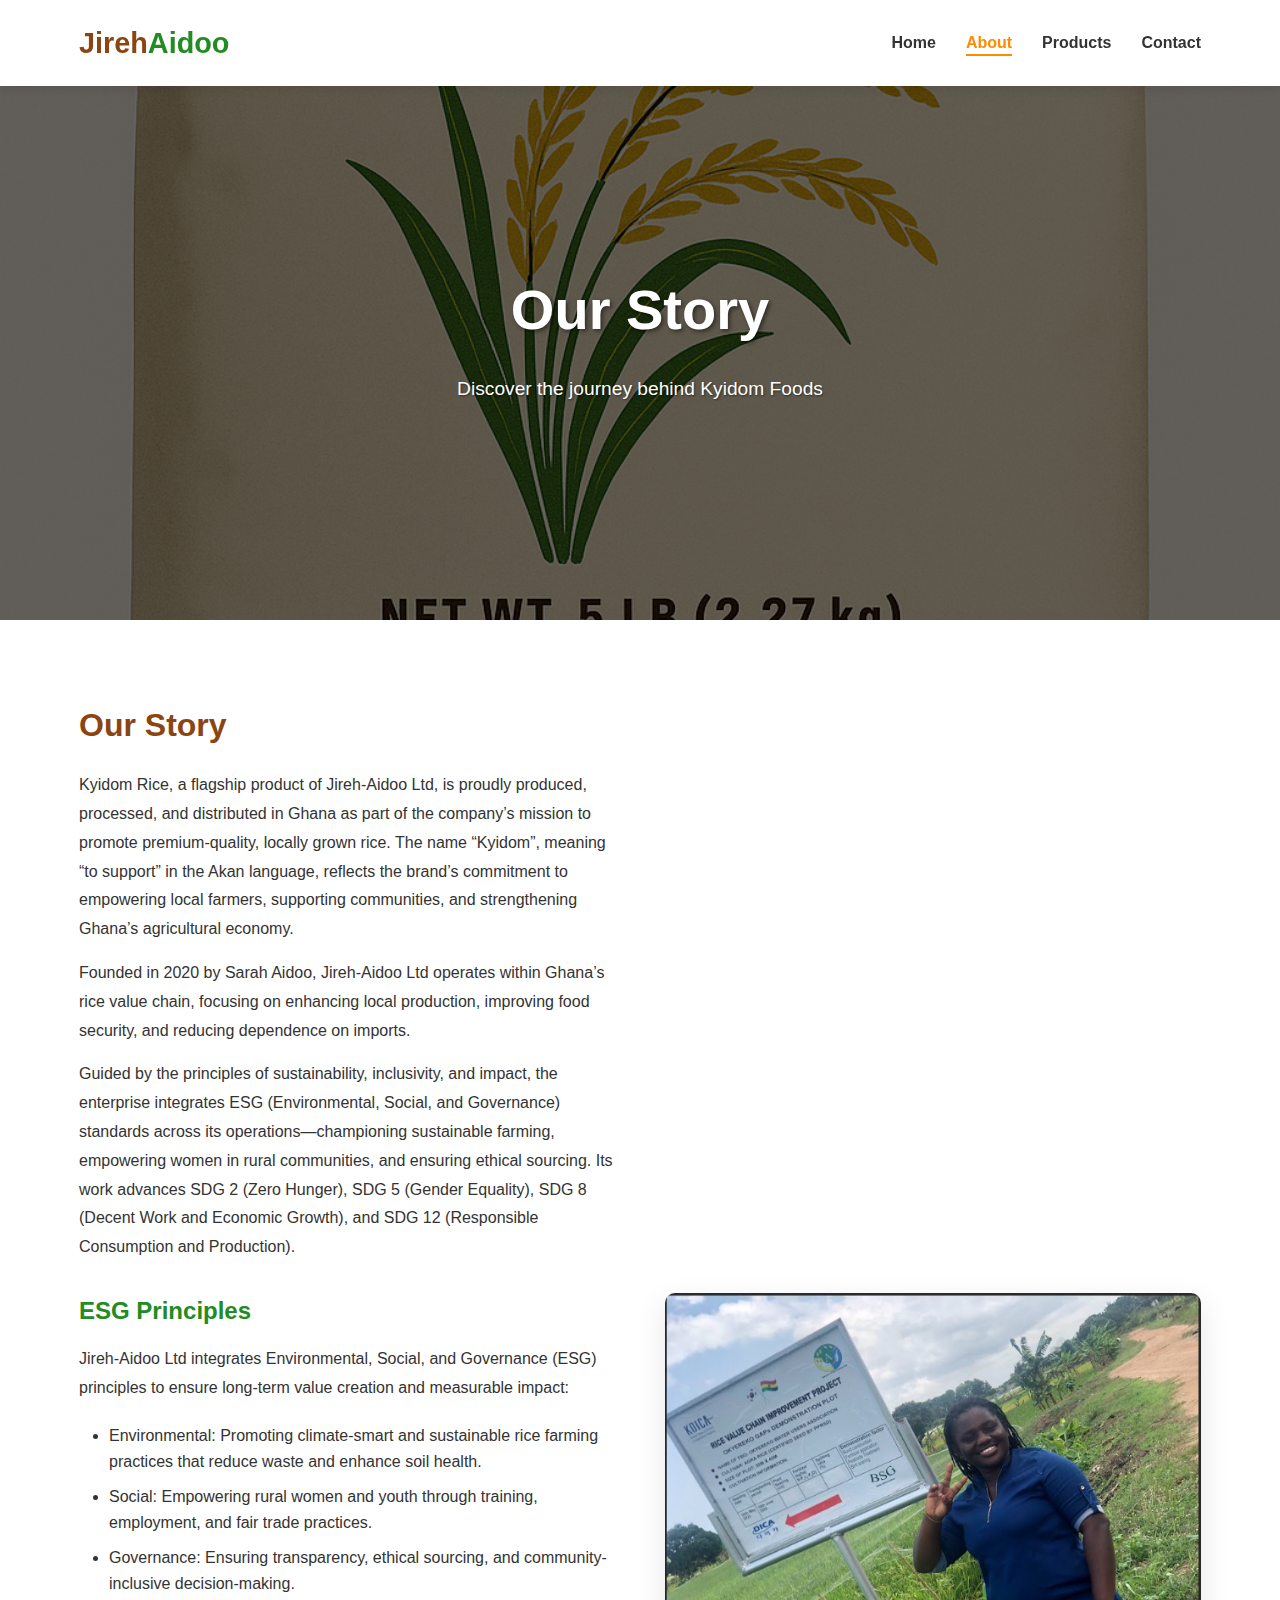
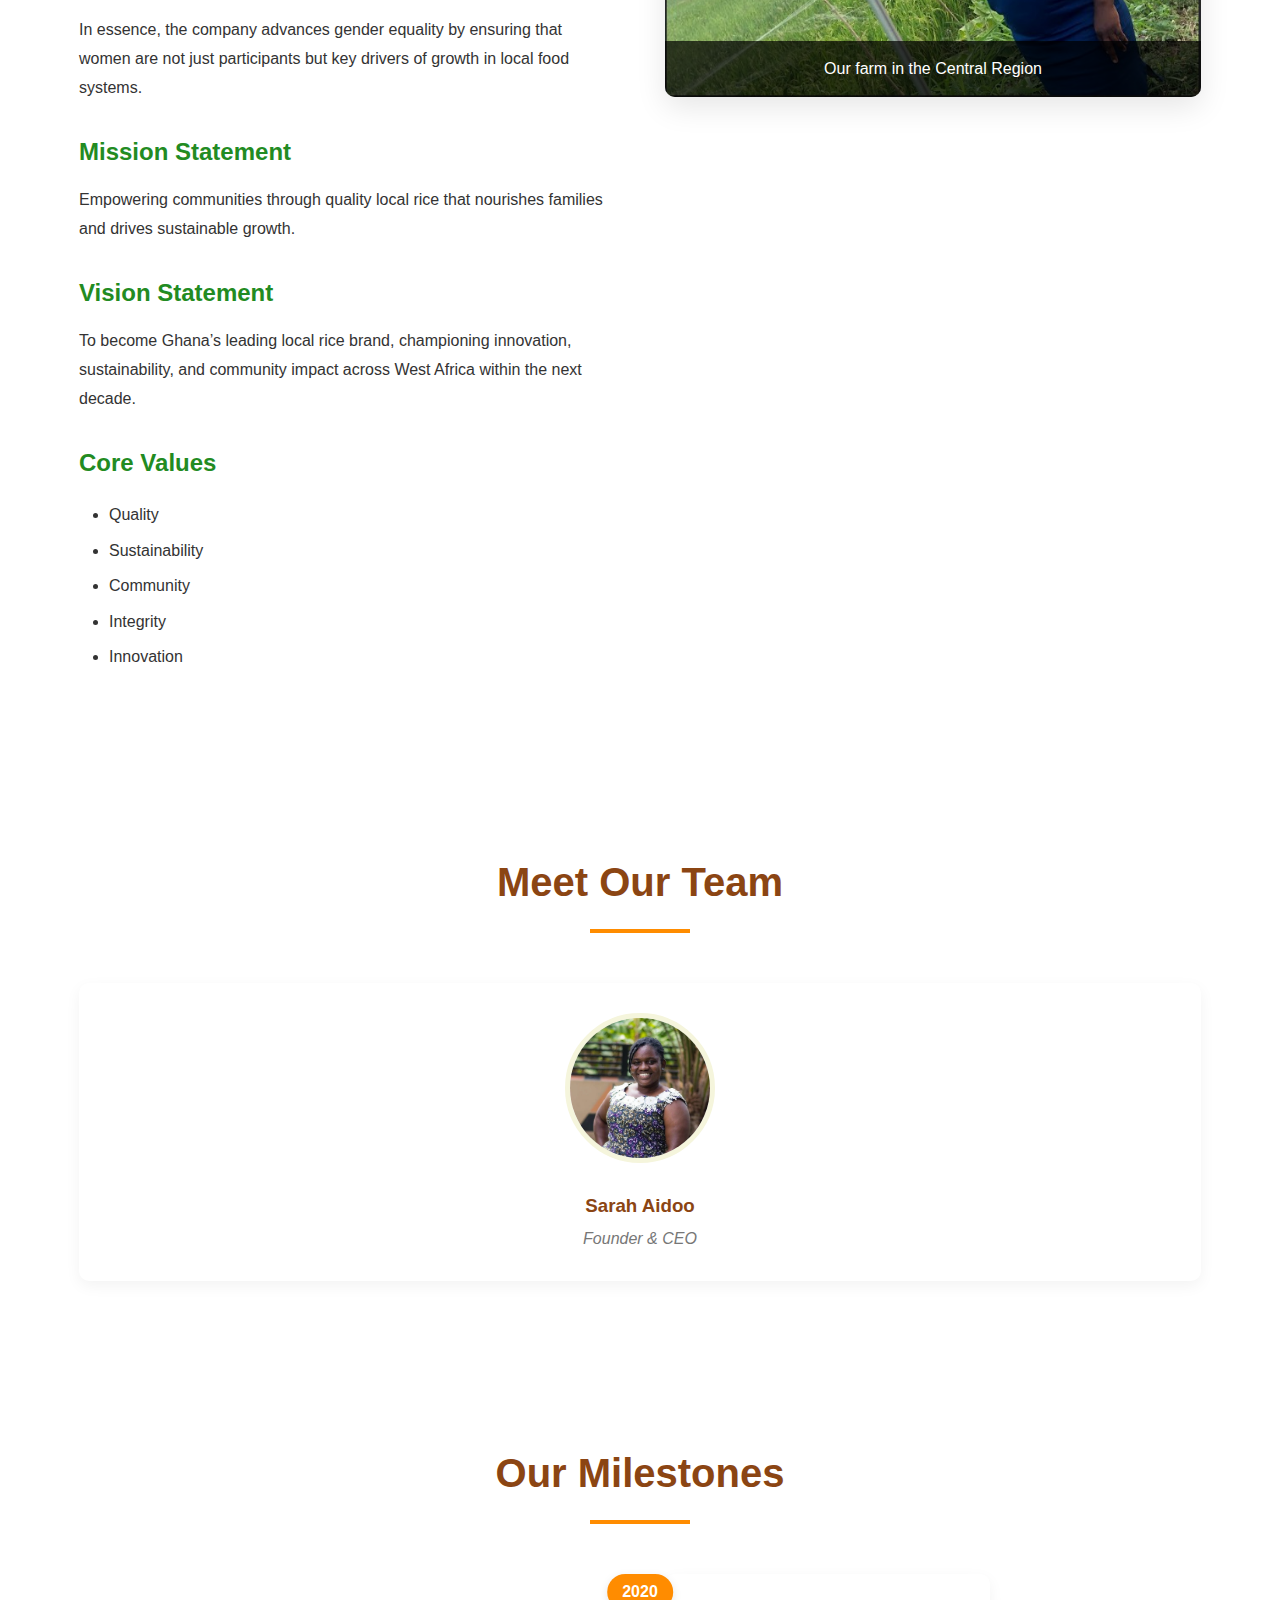
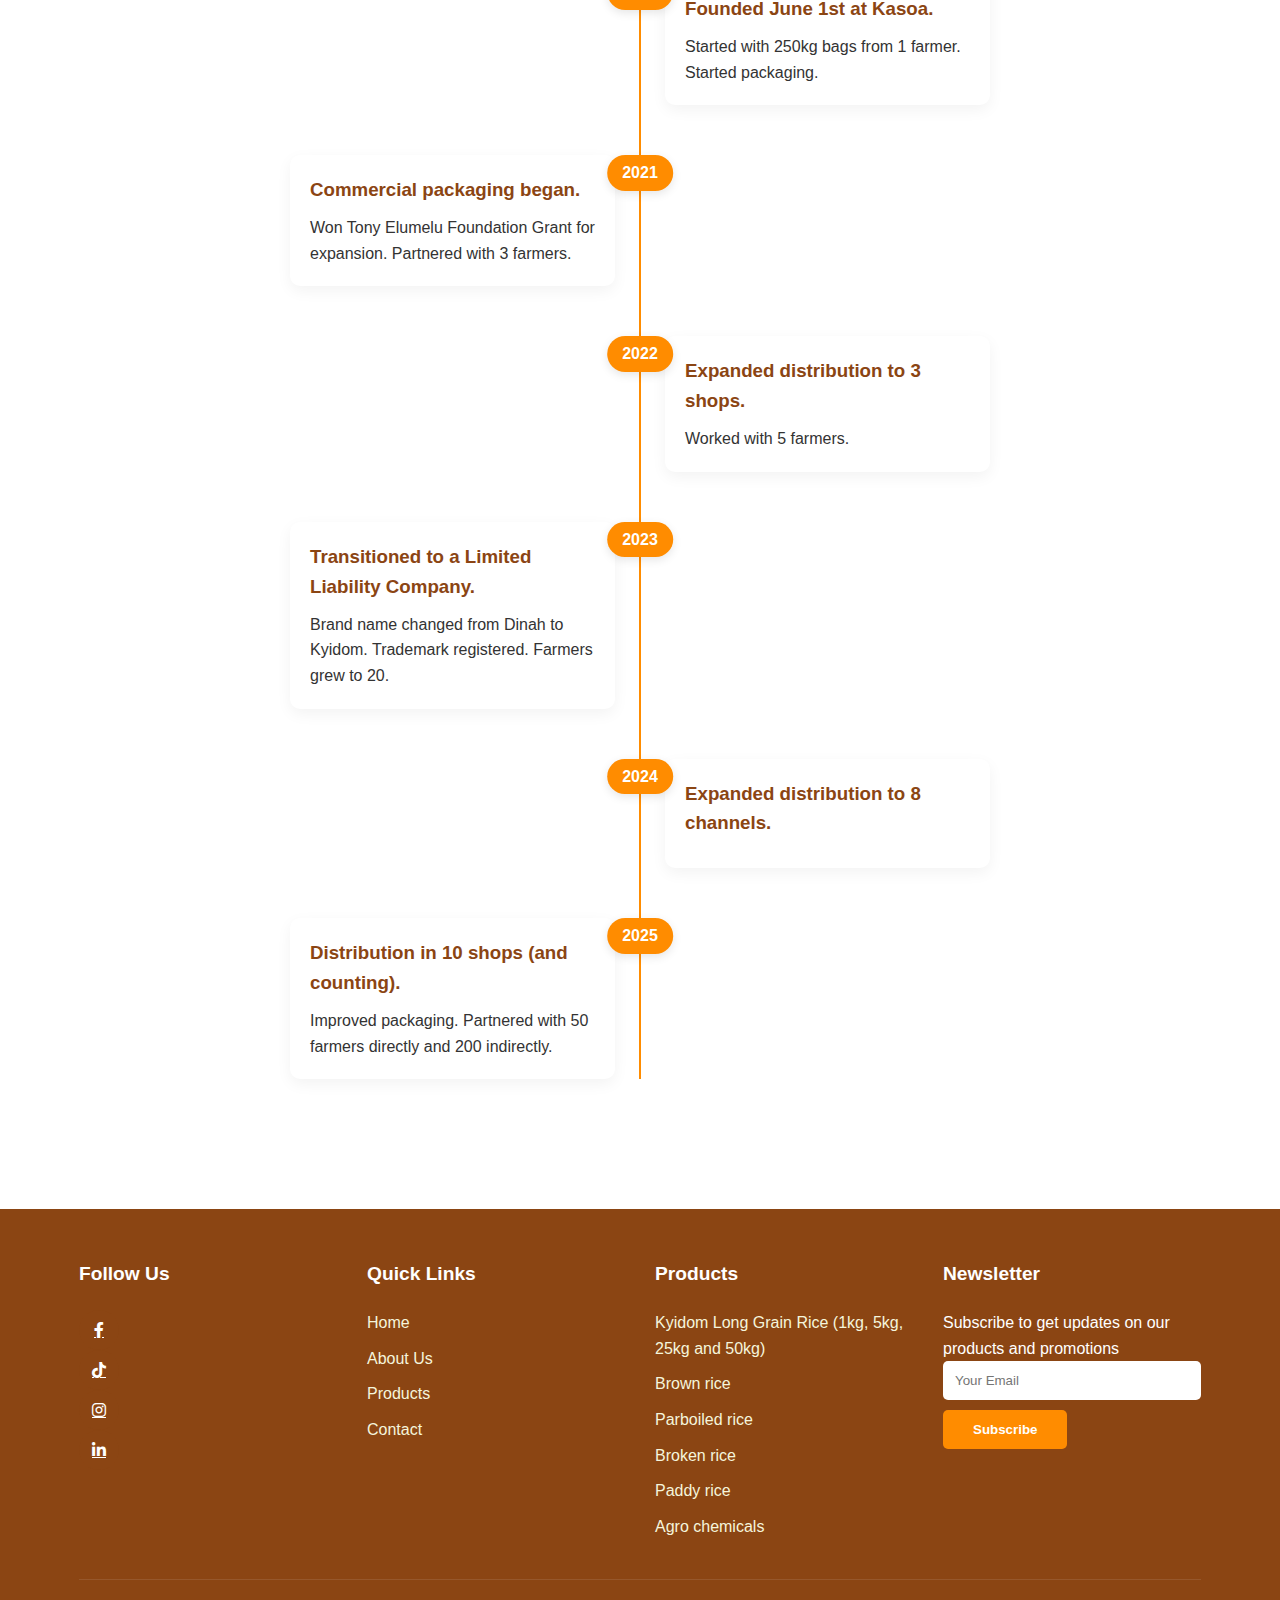
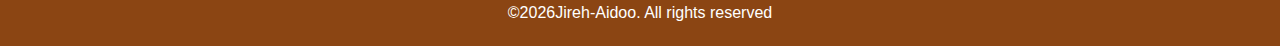
<file: about.html>
<!DOCTYPE html>
<html lang="en">

<head>
    <meta charset="UTF-8">
    <meta name="viewport" content="width=device-width, initial-scale=1.0">
    <title>About Us | Jireh-Aidoo Ltd – Producers of Kyidom Rice</title>
    <meta name="description"
        content="Learn about Jireh-Aidoo Ltd, the proud producers of Kyidom Rice. Our mission is to promote Ghanaian agriculture through high-quality, sustainable rice farming.">
    <meta name="robots" content="index, follow">
    <link rel="canonical" href="https://jirehaidoo.com/about.html">

    <!-- Open Graph -->
    <meta property="og:title" content="About Jireh-Aidoo Ltd">
    <meta property="og:description"
        content="Discover our story — Ghana’s trusted producers of Kyidom Rice. Dedicated to quality, sustainability, and community growth.">
    <meta property="og:image" content="https://jirehaidoo.com/images/about-banner.jpg">
    <meta property="og:url" content="https://jirehaidoo.com/about.html">
    <meta property="og:type" content="website">
    <meta name="theme-color" content="#3a913f">


    <!-- Favicons -->
    <link rel="apple-touch-icon" sizes="180x180" href="/images/favicon-180x180.png">
    <link rel="icon" type="image/png" sizes="32x32" href="/images/favicon-32x32 (1).png">
    <link rel="icon" type="image/png" sizes="16x16" href="/images/favicon-16x16.png">
    <link rel="manifest" href="/site.webmanifest">
    <link rel="shortcut icon" href="/images/favicon.ico" type="image/x-icon">
    <meta name="theme-color" content="#3a913f">


    <link rel="stylesheet" href="/css/style.css">
    <link rel="stylesheet" href="https://cdnjs.cloudflare.com/ajax/libs/font-awesome/6.0.0-beta3/css/all.min.css">
</head>

<body>
    <!-- Header -->
    <header>
        <div class="container">
            <nav class="navbar">
                <a href="/index.html" class="logo">Jireh<span>Aidoo</span></a>
                <ul class="nav-links">
                    <li><a href="/index.html">Home</a></li>
                    <li><a href="/about.html" class="active">About</a></li>
                    <li><a href="/products.html">Products</a></li>
                    <li><a href="/products.html">Contact</a></li>
                    <!-- <li><a href="/blog.html">blog</a></li> -->
                </ul>
                <div class="hamburger">
                    <i class="fas fa-bars"></i>
                </div>
            </nav>
        </div>
    </header>

    <!-- About Hero -->
    <section class="page-hero">
        <div class="container">
            <h1>Our Story</h1>
            <p>Discover the journey behind Kyidom Foods</p>
        </div>
    </section>

    <!-- About Content -->
    <section class="section about-content">
        <div class="container">
            <div class="about-grid">
                <div class="about-text">
                    <h2>Our Story</h2>
                    <p>Kyidom Rice, a flagship product of Jireh-Aidoo Ltd, is proudly produced, processed, and
                        distributed in Ghana as part of the company’s mission to promote premium-quality, locally grown
                        rice. The name “Kyidom”, meaning “to support” in the Akan language, reflects the brand’s
                        commitment to empowering local farmers, supporting communities, and strengthening Ghana’s
                        agricultural economy.
                    </p>

                    <p>Founded in 2020 by Sarah Aidoo, Jireh-Aidoo Ltd operates within Ghana’s rice value chain,
                        focusing on enhancing local production, improving food security, and reducing dependence on
                        imports.</p>

                    <p>Guided by the principles of sustainability, inclusivity, and impact, the enterprise integrates
                        ESG (Environmental, Social, and Governance) standards across its operations—championing
                        sustainable farming, empowering women in rural communities, and ensuring ethical sourcing. Its
                        work advances SDG 2 (Zero Hunger), SDG 5 (Gender Equality), SDG 8 (Decent Work and Economic
                        Growth), and SDG 12 (Responsible Consumption and Production).</p>

                    <h3>ESG Principles</h3>
                    <p>Jireh-Aidoo Ltd integrates Environmental, Social, and Governance (ESG) principles to ensure
                        long-term value creation and measurable impact:</p>
                    <ul>
                        <li>Environmental: Promoting climate-smart and sustainable rice farming practices that reduce
                            waste and enhance soil health.</li>
                        <li>Social: Empowering rural women and youth through training, employment, and fair trade
                            practices.</li>
                        <li>Governance: Ensuring transparency, ethical sourcing, and community-inclusive decision-making.</li>
                    </ul>
                    <p>In essence, the company advances gender equality by ensuring that women are not just participants
                        but key drivers of growth in local food systems.</p>

                    <!-- <h3>SDG 12 – Responsible Consumption and Production</h3>
                    <p>Jireh-Aidoo Ltd promotes sustainable and ethical production practices across its value chain.</p>
                    <ul>
                        <li>The company sources locally grown rice, reducing the carbon footprint associated with imported food and supporting a more sustainable food system.</li>
                        <li>It emphasizes minimal waste through efficient post-harvest handling, responsible packaging, and proper storage practices that preserve product quality and extend shelf life.</li>
                        <li>By advocating for the consumption of nutritious, locally produced rice, Jireh-Aidoo encourages responsible consumer choices that strengthen Ghana’s economy and food security</li>
                    </ul> -->

                    <h3>Mission Statement</h3>
                    <p>Empowering communities through quality local rice that nourishes families and drives sustainable
                        growth.</p>
                    <!-- <ul>
                        <li>Grown using sustainable farming practices</li>
                        <li>Hand-harvested at peak ripeness</li>
                        <li>Carefully cleaned and sorted to remove all impurities</li>
                        <li>Packaged in hygienic facilities</li>
                    </ul> -->

                    <h3>Vision Statement</h3>
                    <p>To become Ghana’s leading local rice brand, championing innovation, sustainability, and community
                        impact across West Africa within the next decade.</p>
                    <!-- <ul>
                        <li>Farmer education programs</li>
                        <li>Women's agricultural cooperatives</li>
                        <li>Youth farming initiatives</li>
                        <li>Community infrastructure projects</li>
                    </ul> -->

                    <h3>Core Values</h3>
                    <ul>
                        <li>Quality</li>
                        <li>Sustainability</li>
                        <li>Community</li>
                        <li>Integrity</li>
                        <li>Innovation</li>
                    </ul>
                </div>
                <div class="about-image">
                    <img src="/images/ky.jpg" alt="Kyidom foods Farmers">
                    <div class="image-caption">
                        <p>Our farm in the Central Region</p>
                    </div>
                </div>
            </div>
        </div>
    </section>

    <!-- Team Section -->
    <section class="section team">
        <div class="container">
            <h2 class="section-title">Meet Our Team</h2>
            <div class="team-grid">
                <div class="team-member">
                    <img src="/images/Sarah-ceo.jpg" alt="CEO">
                    <h3>Sarah Aidoo</h3>
                    <p>Founder & CEO</p>
                </div>
                <!-- <div class="team-member">
                    <img src="images/person.png" alt="Agricultural Director">
                    <h3>Ama Serwah</h3>
                    <p>Agricultural Director</p>
                </div>
                <div class="team-member">
                    <img src="images/person.png" alt="Operations Manager">
                    <h3>Yaw Boateng</h3>
                    <p>Operations Manager</p>
                </div> -->
            </div>
        </div>
    </section>

    <!-- Milestones Section -->
    <section class="section milestones">
        <div class="container">
            <h2 class="section-title">Our Milestones</h2>
            <div class="timeline">
                <div class="timeline-item">
                    <div class="timeline-year">2020</div>
                    <div class="timeline-content">
                        <h3>Founded June 1st at Kasoa.</h3>
                        <p>Started with 250kg bags from 1 farmer. Started packaging.</p>
                    </div>
                </div>
                <div class="timeline-item">
                    <div class="timeline-year">2021</div>
                    <div class="timeline-content">
                        <h3>Commercial packaging began.</h3>
                        <p>Won Tony Elumelu Foundation Grant for expansion. Partnered with 3 farmers.</p>
                    </div>
                </div>
                <div class="timeline-item">
                    <div class="timeline-year">2022</div>
                    <div class="timeline-content">
                        <h3>Expanded distribution to 3 shops.</h3>
                        <p>Worked with 5 farmers.</p>
                    </div>
                </div>
                <div class="timeline-item">
                    <div class="timeline-year">2023</div>
                    <div class="timeline-content">
                        <h3>Transitioned to a Limited Liability Company.</h3>
                        <p>Brand name changed from Dinah to Kyidom. Trademark registered. Farmers grew to 20.</p>
                    </div>
                </div>
                <div class="timeline-item">
                    <div class="timeline-year">2024</div>
                    <div class="timeline-content">
                        <h3>Expanded distribution to 8 channels.</h3>
                        <!-- <p>Now working with over 200 smallholder farmers</p> -->
                    </div>
                </div>
                <div class="timeline-item">
                    <div class="timeline-year">2025</div>
                    <div class="timeline-content">
                        <h3>Distribution in 10 shops (and counting).</h3>
                        <p>Improved packaging. Partnered with 50 farmers directly and 200 indirectly.</p>
                    </div>
                </div>
            </div>
        </div>
    </section>

    <!-- Footer -->
    <footer>
        <div class="container">
            <div class="footer-container">
                <div class="footer-col">
                    <h3>Follow Us</h3>
                    <a href="https://www.facebook.com/kyidomfoods?mibextid=ZbWKwL" class="social-link"><i
                            class="fab fa-facebook-f"></i></a>
                    <a href="http://tiktok.com/@kyidomfoods" class="social-link"><i class="fab fa-tiktok"></i></a>
                    <a href="https://www.instagram.com/kyidomfoods?igsh=MTZ0NjY2OHFjNG01" class="social-link"><i
                            class="fab fa-instagram"></i></a>
                    <a href="https://www.linkedin.com/company/jireh-aidoo-ltd/" class="social-link"><i
                            class="fab fa-linkedin-in"></i></a>
                </div>
                <div class="footer-col">
                    <h3>Quick Links</h3>
                    <ul class="footer-links">
                        <li><a href="/index.html">Home</a></li>
                        <li><a href="/about.html">About Us</a></li>
                        <li><a href="/products.html">Products</a></li>
                        <li><a href="/contact.html">Contact</a></li>
                    </ul>
                </div>
                <div class="footer-col">
                    <h3>Products</h3>
                    <ul class="footer-links">
                        <li><a href="/products.html">Kyidom Long Grain Rice (1kg, 5kg, 25kg and 50kg)</a></li>
                        <li><a href="/products.html">Brown rice</a></li>
                        <li><a href="/products.html">Parboiled rice</a></li>
                        <li><a href="/products.html">Broken rice</a></li>
                        <li><a href="/products.html">Paddy rice</a></li>
                        <li><a href="/products.html">Agro chemicals</a></li>
                    </ul>
                </div>
                <div class="footer-col">
                    <h3>Newsletter</h3>
                    <p>Subscribe to get updates on our products and promotions</p>
                    <form class="newsletter-form">
                        <input type="email" placeholder="Your Email" required>
                        <button type="submit" class="btn">Subscribe</button>
                    </form>
                </div>
            </div>
            <div class="copyright">
                <p>©<span id="year"></span>Jireh-Aidoo. All rights reserved</p>
            </div>
        </div>
    </footer>

    <script src="/js/main.js"></script>
</body>

</html>
</file>
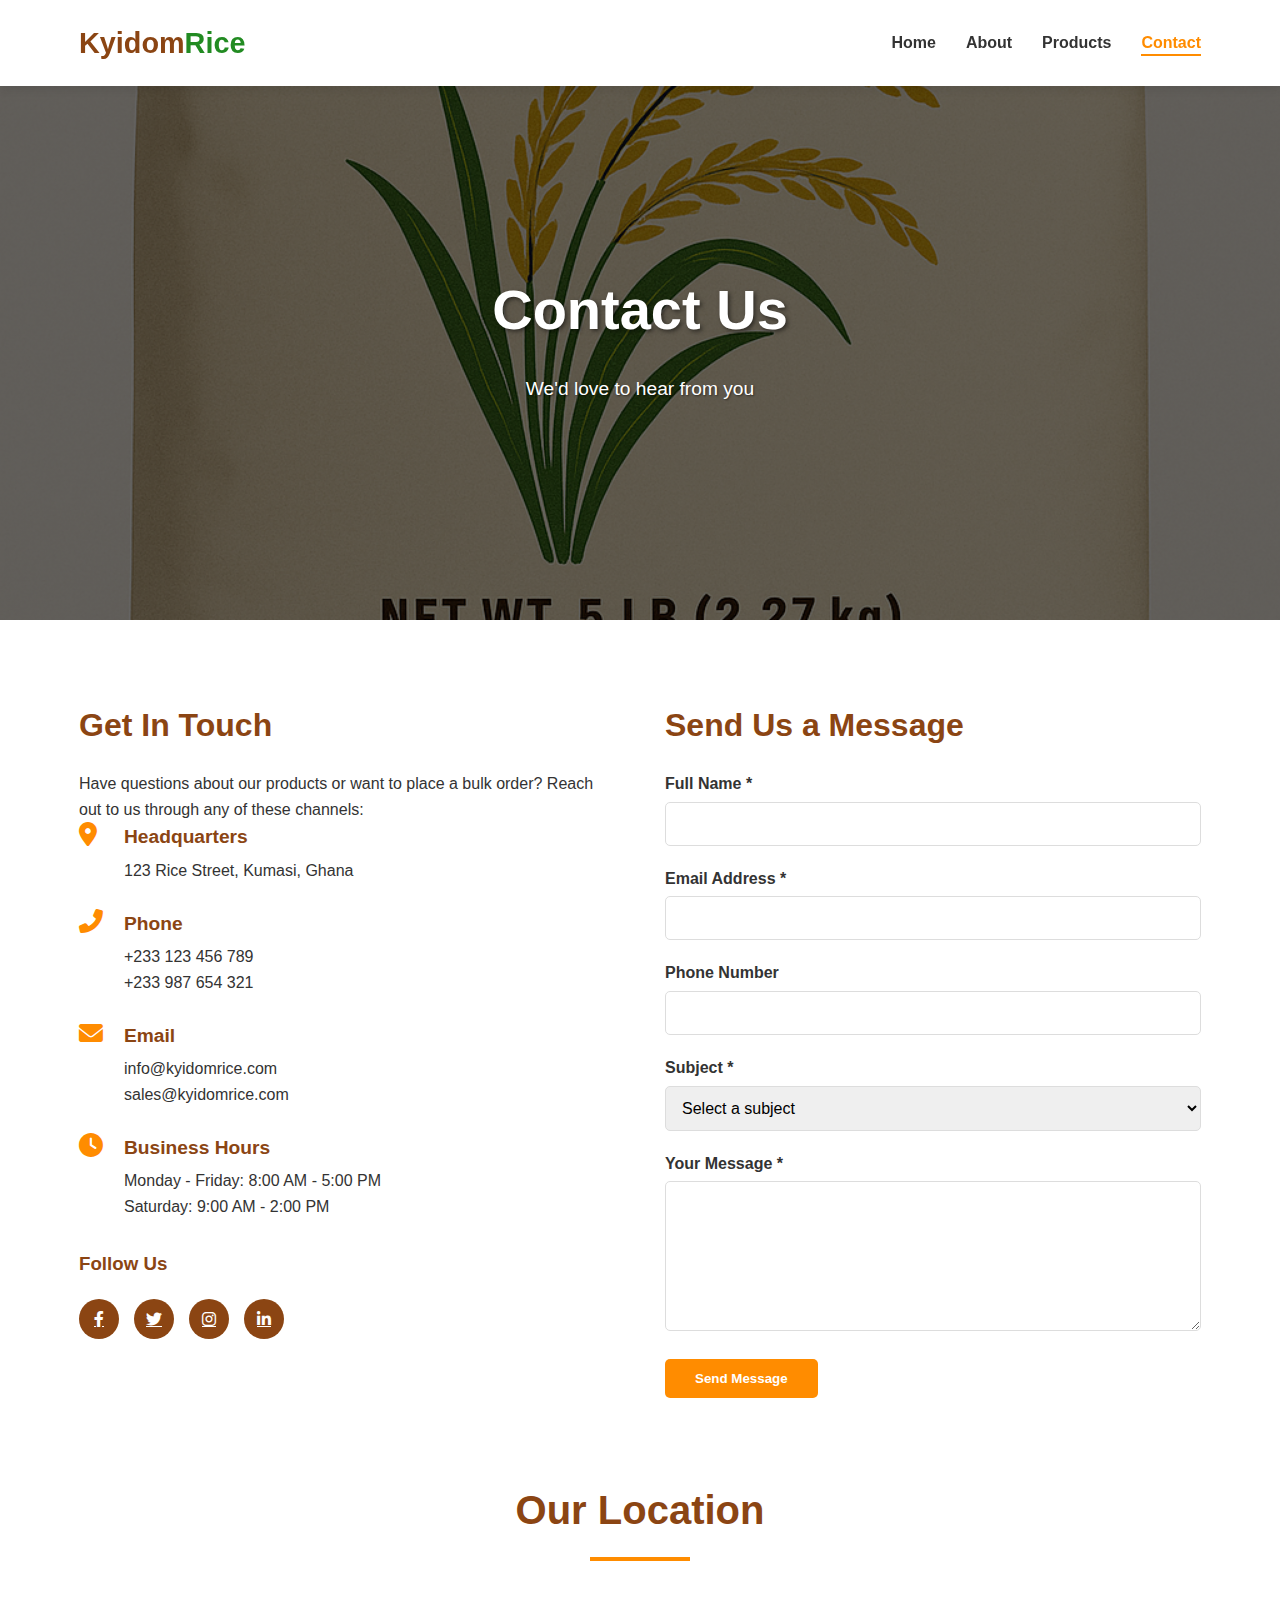
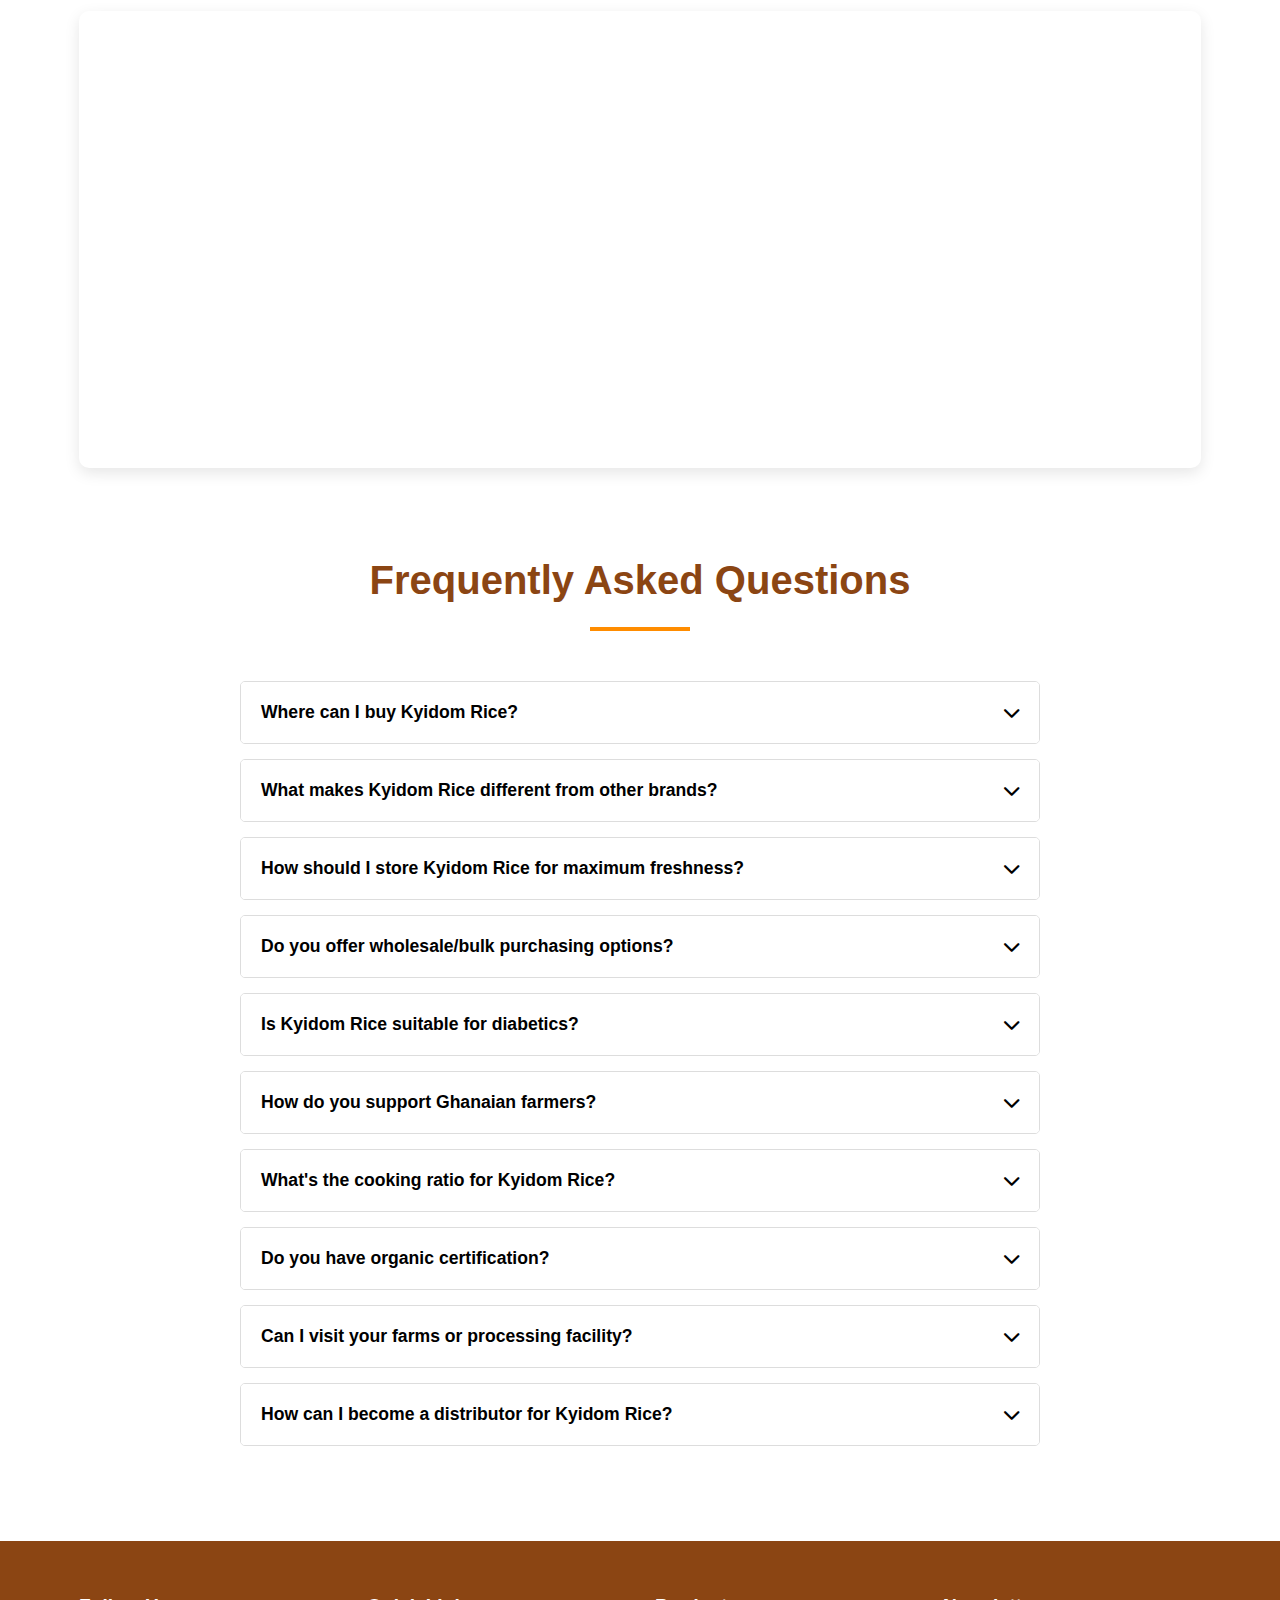
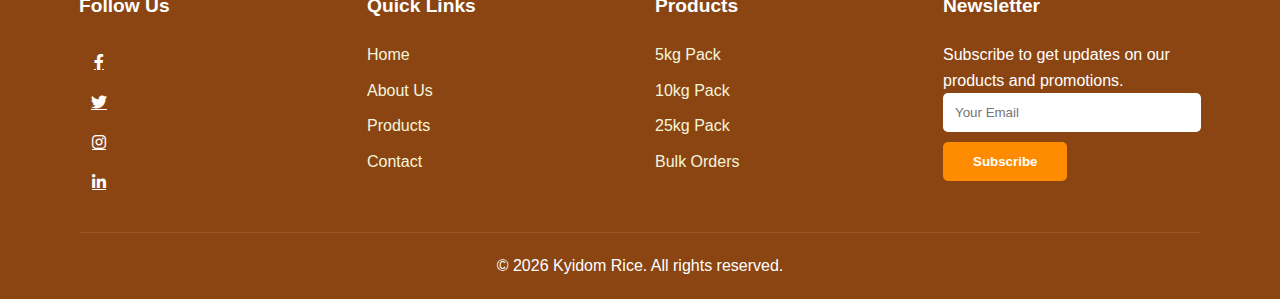
<file: contact.html>
<!DOCTYPE html>
<html lang="en">
<head>
    <meta charset="UTF-8">
    <meta name="viewport" content="width=device-width, initial-scale=1.0">
    <title>Contact Us - Kyidom Rice</title>
    <link rel="stylesheet" href="css/style.css">
    <link rel="stylesheet" href="https://cdnjs.cloudflare.com/ajax/libs/font-awesome/6.0.0-beta3/css/all.min.css">
</head>
<body>
    <!-- Header -->
    <header>
        <div class="container">
            <nav class="navbar">
                <a href="index.html" class="logo">Kyidom<span>Rice</span></a>
                <ul class="nav-links">
                    <li><a href="index.html">Home</a></li>
                    <li><a href="about.html">About</a></li>
                    <li><a href="products.html">Products</a></li>
                    <li><a href="contact.html" class="active">Contact</a></li>
                </ul>
                <div class="hamburger">
                    <i class="fas fa-bars"></i>
                </div>
            </nav>
        </div>
    </header>

    <!-- Contact Hero -->
    <section class="page-hero">
        <div class="container">
            <h1>Contact Us</h1>
            <p>We'd love to hear from you</p>
        </div>
    </section>

    <!-- Contact Section -->
    <section class="section contact-page">
        <div class="container">
            <div class="contact-container">
                <div class="contact-info">
                    <h2>Get In Touch</h2>
                    <p>Have questions about our products or want to place a bulk order? Reach out to us through any of these channels:</p>
                    
                    <div class="contact-details">
                        <div class="contact-item">
                            <i class="fas fa-map-marker-alt contact-icon"></i>
                            <div>
                                <h3>Headquarters</h3>
                                <p>123 Rice Street, Kumasi, Ghana</p>
                            </div>
                        </div>
                        <div class="contact-item">
                            <i class="fas fa-phone-alt contact-icon"></i>
                            <div>
                                <h3>Phone</h3>
                                <p>+233 123 456 789</p>
                                <p>+233 987 654 321</p>
                            </div>
                        </div>
                        <div class="contact-item">
                            <i class="fas fa-envelope contact-icon"></i>
                            <div>
                                <h3>Email</h3>
                                <p>info@kyidomrice.com</p>
                                <p>sales@kyidomrice.com</p>
                            </div>
                        </div>
                        <div class="contact-item">
                            <i class="fas fa-clock contact-icon"></i>
                            <div>
                                <h3>Business Hours</h3>
                                <p>Monday - Friday: 8:00 AM - 5:00 PM</p>
                                <p>Saturday: 9:00 AM - 2:00 PM</p>
                            </div>
                        </div>
                    </div>
                    
                    <h3>Follow Us</h3>
                    <div class="social-links">
                        <a href="#" class="social-link"><i class="fab fa-facebook-f"></i></a>
                        <a href="#" class="social-link"><i class="fab fa-twitter"></i></a>
                        <a href="#" class="social-link"><i class="fab fa-instagram"></i></a>
                        <a href="#" class="social-link"><i class="fab fa-linkedin-in"></i></a>
                    </div>
                </div>
                
                <div class="contact-form">
                    <h2>Send Us a Message</h2>
                    <form id="contactForm">
                        <div class="form-group">
                            <label for="name">Full Name *</label>
                            <input type="text" id="name" name="name" required>
                        </div>
                        <div class="form-group">
                            <label for="email">Email Address *</label>
                            <input type="email" id="email" name="email" required>
                        </div>
                        <div class="form-group">
                            <label for="phone">Phone Number</label>
                            <input type="tel" id="phone" name="phone">
                        </div>
                        <div class="form-group">
                            <label for="subject">Subject *</label>
                            <select id="subject" name="subject" required>
                                <option value="">Select a subject</option>
                                <option value="general">General Inquiry</option>
                                <option value="product">Product Questions</option>
                                <option value="order">Order Inquiry</option>
                                <option value="wholesale">Wholesale/Bulk Orders</option>
                                <option value="partnership">Partnership Opportunities</option>
                            </select>
                        </div>
                        <div class="form-group">
                            <label for="message">Your Message *</label>
                            <textarea id="message" name="message" rows="5" required></textarea>
                        </div>
                        <button type="submit" class="btn">Send Message</button>
                    </form>
                </div>
            </div>
        </div>
    </section>

    <!-- Map Section -->
    <section class="map-section">
        <div class="container">
            <h2 class="section-title">Our Location</h2>
            <div class="map-container">
                <iframe src="https://www.google.com/maps/embed?pb=!1m18!1m12!1m3!1d3963.952912260219!2d-1.6292433!3d6.465319999999999!2m3!1f0!2f0!3f0!3m2!1i1024!2i768!4f13.1!3m3!1m2!1s0xfdb93e59a4e4c49%3A0x829c711d7b65e682!2sKumasi!5e0!3m2!1sen!2sgh!4v1620000000000!5m2!1sen!2sgh" width="100%" height="450" style="border:0;" allowfullscreen="" loading="lazy"></iframe>
            </div>
        </div>
    </section>

    <!-- FAQ Section -->
    <section class="section faq">
    <div class="container">
        <h2 class="section-title">Frequently Asked Questions</h2>
        <div class="faq-container">
            <!-- Existing FAQ Item -->
            <div class="faq-item">
                <button class="faq-question">
                    Where can I buy Kyidom Rice?
                    <i class="fas fa-chevron-down"></i>
                </button>
                <div class="faq-answer">
                    <p>Kyidom Rice is available in major supermarkets across Ghana including Shoprite, Melcom, and MaxMart. You can also purchase directly from us through our contact channels for bulk orders (10kg+). For our diaspora customers, we're currently available through select African grocery stores in the UK, US, and Canada.</p>
                </div>
            </div>

            <!-- New FAQ Items -->
            <div class="faq-item">
                <button class="faq-question">
                    What makes Kyidom Rice different from other brands?
                    <i class="fas fa-chevron-down"></i>
                </button>
                <div class="faq-answer">
                    <p>Kyidom Rice stands out through our triple guarantee: 100% stone-free, locally grown by Ghanaian farmers, and hygienically processed. Unlike imported rice, we maintain full control of our supply chain from farm to package, ensuring superior quality while supporting local agriculture. Our rice is also specially cleaned to preserve its natural nutrients and flavor.</p>
                </div>
            </div>

            <div class="faq-item">
                <button class="faq-question">
                    How should I store Kyidom Rice for maximum freshness?
                    <i class="fas fa-chevron-down"></i>
                </button>
                <div class="faq-answer">
                    <p>For best results, store unopened packages in a cool, dry place away from direct sunlight. After opening, transfer rice to an airtight container and keep in your pantry. In Ghana's humid climate, you may add a few dried bay leaves to prevent insects. Properly stored, our rice maintains optimal quality for up to 12 months.</p>
                </div>
            </div>

            <div class="faq-item">
                <button class="faq-question">
                    Do you offer wholesale/bulk purchasing options?
                    <i class="fas fa-chevron-down"></i>
                </button>
                <div class="faq-answer">
                    <p>Yes! We offer special wholesale pricing for restaurants, caterers, and retailers purchasing 25kg bags or larger. Bulk orders receive additional benefits including free delivery within Greater Accra, flexible payment terms, and customized packaging options. Contact our sales team via phone or the contact form for wholesale inquiries.</p>
                </div>
            </div>

            <div class="faq-item">
                <button class="faq-question">
                    Is Kyidom Rice suitable for diabetics?
                    <i class="fas fa-chevron-down"></i>
                </button>
                <div class="faq-answer">
                    <p>While Kyidom Rice is a natural, unprocessed carbohydrate, we offer a special low-GI (Glycemic Index) variety that's more suitable for diabetics when consumed in moderation. This variety undergoes minimal processing to retain more fiber, resulting in slower glucose absorption. As with any dietary concern, we recommend consulting your nutritionist.</p>
                </div>
            </div>

            <div class="faq-item">
                <button class="faq-question">
                    How do you support Ghanaian farmers?
                    <i class="fas fa-chevron-down"></i>
                </button>
                <div class="faq-answer">
                    <p>We partner directly with over 200 smallholder farmers across Ghana through our "Paddy to Plate" program. This includes:<br>
                    - Paying 15-20% above market prices<br>
                    - Providing free agricultural training<br>
                    - Offering interest-free equipment loans<br>
                    - Funding community projects in farming villages<br>
                    5% of all profits are reinvested in farmer development initiatives.</p>
                </div>
            </div>

            <div class="faq-item">
                <button class="faq-question">
                    What's the cooking ratio for Kyidom Rice?
                    <i class="fas fa-chevron-down"></i>
                </button>
                <div class="faq-answer">
                    <p>For perfect results every time, use a 1:2 rice-to-water ratio (1 cup rice to 2 cups water). Bring to a boil, then simmer covered for 15-18 minutes. For fluffier rice, let it rest for 5 minutes after cooking before serving. These instructions apply to our standard white rice - our parboiled variety may require slightly more water and cooking time.</p>
                </div>
            </div>

            <div class="faq-item">
                <button class="faq-question">
                    Do you have organic certification?
                    <i class="fas fa-chevron-down"></i>
                </button>
                <div class="faq-answer">
                    <p>Currently, 60% of our rice is grown using organic practices, though we're in the process of obtaining full organic certification from the Ghana Organic Agriculture Network. Our farmers use natural pest control methods and organic fertilizers. We intentionally avoid harmful pesticides and chemicals in all our rice production.</p>
                </div>
            </div>

            <div class="faq-item">
                <button class="faq-question">
                    Can I visit your farms or processing facility?
                    <i class="fas fa-chevron-down"></i>
                </button>
                <div class="faq-answer">
                    <p>We welcome visitors by appointment! We offer monthly "Farm to Table" tours where you can see our operations firsthand, meet the farmers, and learn about rice production. Tours include transportation from Accra, lunch featuring Kyidom Rice dishes, and a complimentary sample pack. Contact us at least 2 weeks in advance to schedule.</p>
                </div>
            </div>

            <div class="faq-item">
                <button class="faq-question">
                    How can I become a distributor for Kyidom Rice?
                    <i class="fas fa-chevron-down"></i>
                </button>
                <div class="faq-answer">
                    <p>We're always looking to expand our distribution network. Potential distributors should have:<br>
                    - Existing retail channels in Ghana or internationally<br>
                    - Proper storage facilities<br>
                    - Business registration documents<br>
                    Submit your application through our website's contact form with "Distribution Inquiry" as the subject. Our team will contact you within 3 business days with our distributor requirements and benefits package.</p>
                </div>
            </div>
        </div>
    </div>
</section>

    <!-- Footer -->
   <footer>
        <div class="container">
            <div class="footer-container">
                <div class="footer-col">
                    <h3>Follow Us</h3>
                    <a href="#" class="social-link"><i class="fab fa-facebook-f"></i></a>
                    <a href="#" class="social-link"><i class="fab fa-twitter"></i></a>
                    <a href="#" class="social-link"><i class="fab fa-instagram"></i></a>
                    <a href="#" class="social-link"><i class="fab fa-linkedin-in"></i></a>
                </div>
                <div class="footer-col">
                    <h3>Quick Links</h3>
                    <ul class="footer-links">
                        <li><a href="#home">Home</a></li>
                        <li><a href="#about">About Us</a></li>
                        <li><a href="#products">Products</a></li>
                        <li><a href="#contact">Contact</a></li>
                    </ul>
                </div>
                <div class="footer-col">
                    <h3>Products</h3>
                    <ul class="footer-links">
                        <li><a href="#">5kg Pack</a></li>
                        <li><a href="#">10kg Pack</a></li>
                        <li><a href="#">25kg Pack</a></li>
                        <li><a href="#">Bulk Orders</a></li>
                    </ul>
                </div>
                <div class="footer-col">
                    <h3>Newsletter</h3>
                    <p>Subscribe to get updates on our products and promotions.</p>
                    <form class="newsletter-form">
                        <input type="email" placeholder="Your Email" required>
                        <button type="submit" class="btn">Subscribe</button>
                    </form>
                </div>
            </div>
            <div class="copyright">
                <p>© <span id="year"></span> Kyidom Rice. All rights reserved.</p>
            </div>
        </div>
    </footer>

    <script src="js/main.js"></script>
</body>
</html>
</file>
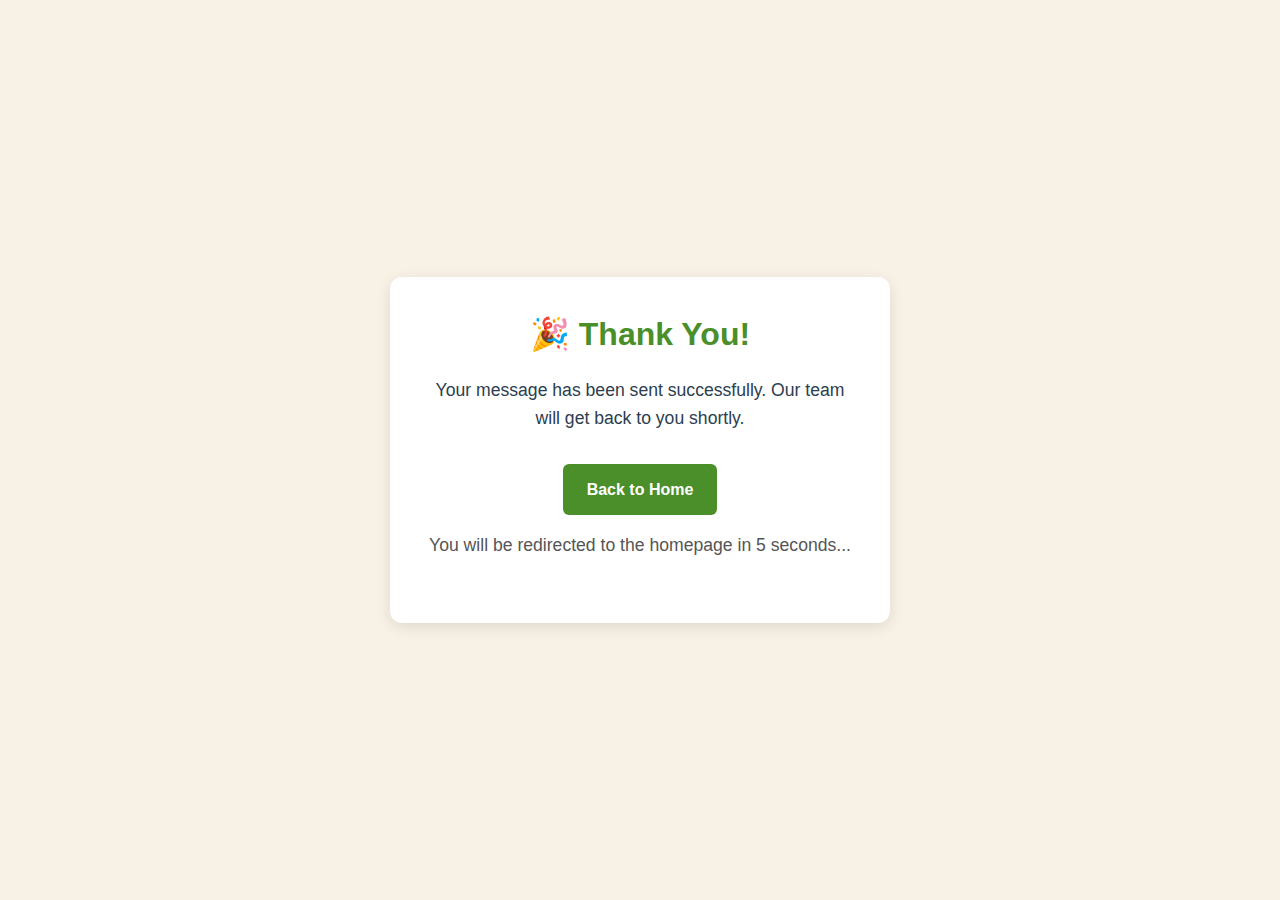
<file: thank.html>
<!DOCTYPE html>
<html lang="en">
<head>
  <meta charset="UTF-8">
  <meta name="viewport" content="width=device-width, initial-scale=1.0">
  <title>Thank You | Jireh-Aidoo</title>
  <link rel="stylesheet" href="css/style.css"> <!-- link to your main CSS -->
  <style>
    body {
      font-family: Arial, sans-serif;
      background-color: #f8f1e5;
      color: #2c3e50;
      margin: 0;
      padding: 0;
      display: flex;
      justify-content: center;
      align-items: center;
      height: 100vh;
      text-align: center;
    }

    .thank-you-container {
      background: #fff;
      padding: 2rem;
      border-radius: 12px;
      box-shadow: 0 4px 15px rgba(0, 0, 0, 0.1);
      max-width: 500px;
      width: 90%;
    }

    .thank-you-container h1 {
      font-size: 2rem;
      margin-bottom: 1rem;
      color: #4a8f29;
    }

    .thank-you-container p {
      font-size: 1.1rem;
      margin-bottom: 2rem;
    }

    .thank-you-container a {
      display: inline-block;
      background-color: #4a8f29;
      color: #fff;
      padding: 0.8rem 1.5rem;
      border-radius: 6px;
      text-decoration: none;
      font-weight: bold;
      transition: background 0.3s ease;
    }

    .thank-you-container a:hover {
      background-color: #3a7021;
    }

    .redirect-note {
      font-size: 0.9rem;
      margin-top: 1rem;
      color: #555;
    }
  </style>
</head>
<body>
  <div class="thank-you-container">
    <h1>🎉 Thank You!</h1>
    <p>Your message has been sent successfully. Our team will get back to you shortly.</p>
    <a href="/">Back to Home</a>
    <p class="redirect-note">You will be redirected to the homepage in <span id="countdown">5</span> seconds...</p>
  </div>

  <script>
    let countdown = 5;
    const countdownElement = document.getElementById("countdown");

    const timer = setInterval(() => {
      countdown--;
      countdownElement.textContent = countdown;

      if (countdown === 0) {
        clearInterval(timer);
        window.location.href = "/";
      }
    }, 1000);
  </script>
</body>
</html>
</file>
<file: css/style.css>
/* Base Styles */
:root {
    --primary: #8B4513; /* Earthy brown */
    --secondary: #228B22; /* Forest green */
    --accent: #FF8C00; /* Dark orange */
    --light: #F5F5DC; /* Beige */
    --dark: #333;
    --white: #fff;
    --gray: #777;
    --light-gray: #f5f5f5;
}

* {
    margin: 0;
    padding: 0;
    box-sizing: border-box;
    font-family: 'Open Sans', sans-serif;
}

body {
    line-height: 1.6;
    color: var(--dark);
    background-color: var(--white);
}

h1, h2, h3, h4 {
    font-family: 'Montserrat', sans-serif;
    font-weight: 700;
    color: var(--primary);
}

.container {
    width: 90%;
    max-width: 1200px;
    margin: 0 auto;
    padding: 0 15px;
}

.btn {
    display: inline-block;
    padding: 12px 30px;
    background-color: var(--accent);
    color: var(--white);
    border: none;
    border-radius: 5px;
    font-weight: 600;
    text-decoration: none;
    transition: all 0.3s ease;
    cursor: pointer;
}

.btn:hover {
    background-color: var(--primary);
    transform: translateY(-3px);
    box-shadow: 0 5px 15px rgba(0, 0, 0, 0.1);
}

.btn-secondary {
    background-color: var(--secondary);
}

.section {
    padding: 80px 0;
}

.section-title {
    text-align: center;
    margin-bottom: 50px;
    font-size: 2.5rem;
    position: relative;
}

.section-title:after {
    content: '';
    display: block;
    width: 100px;
    height: 4px;
    background-color: var(--accent);
    margin: 15px auto;
}

.text-center {
    text-align: center;
}

/* Header Styles */
header {
    background-color: var(--white);
    box-shadow: 0 2px 10px rgba(0, 0, 0, 0.1);
    position: fixed;
    width: 100%;
    top: 0;
    z-index: 1000;
}

.navbar {
    display: flex;
    justify-content: space-between;
    align-items: center;
    padding: 20px 0;
}

.logo {
    font-size: 1.8rem;
    font-weight: 700;
    color: var(--primary);
    text-decoration: none;
}

.logo span {
    color: var(--secondary);
}

.nav-links {
    display: flex;
    list-style: none;
}

.nav-links li {
    margin-left: 30px;
}

.nav-links a {
    text-decoration: none;
    color: var(--dark);
    font-weight: 600;
    transition: color 0.3s ease;
    position: relative;
}

.nav-links a.active,
.nav-links a:hover {
    color: var(--accent);
}

.nav-links a.active:after {
    content: '';
    position: absolute;
    bottom: -5px;
    left: 0;
    width: 100%;
    height: 2px;
    background-color: var(--accent);
}

.hamburger {
    display: none;
    cursor: pointer;
    font-size: 1.5rem;
}

/* Hero Sections */
.hero {
    background: linear-gradient(rgba(0, 0, 0, 0.5), rgba(0, 0, 0, 0.5)), url('/images/hero.png');
    background-size: cover;
    background-position: center;
    height: 100vh;
    display: flex;
    align-items: center;
    text-align: center;
    color: var(--white);
    margin-top: 80px;
}

.page-hero {
    background: linear-gradient(rgba(0, 0, 0, 0.6), rgba(0, 0, 0, 0.6)), url('/images/hero.png');
    background-size: cover;
    background-position: center;
    height: 60vh;
    display: flex;
    align-items: center;
    text-align: center;
    color: var(--white);
    margin-top: 80px;
}

.hero-content, .page-hero .container {
    max-width: 800px;
    margin: 0 auto;
}

.hero h1, .page-hero h1 {
    font-size: 3.5rem;
    margin-bottom: 20px;
    color: var(--white);
    text-shadow: 2px 2px 4px rgba(0, 0, 0, 0.5);
}

.hero p, .page-hero p {
    font-size: 1.2rem;
    margin-bottom: 30px;
    text-shadow: 1px 1px 2px rgba(0, 0, 0, 0.5);
}

.hero-btns {
    display: flex;
    justify-content: center;
    gap: 20px;
}

  /* Benefits Section */
        .benefits {
            background-color: var(--white);
        }
        
        .benefits-grid {
            display: grid;
            grid-template-columns: repeat(auto-fit, minmax(300px, 1fr));
            gap: 30px;
        }
        
        .benefit-card {
            background-color: var(--light);
            padding: 30px;
            border-radius: 10px;
            text-align: center;
            transition: transform 0.3s ease;
        }
        
        .benefit-card:hover {
            transform: translateY(-10px);
            box-shadow: 0 10px 20px rgba(0, 0, 0, 0.1);
        }
        
        .benefit-icon {
            font-size: 3rem;
            color: var(--accent);
            margin-bottom: 20px;
        }
        
        .benefit-card h3 {
            margin-bottom: 15px;
        }

       /* Testimonials Section */
        .testimonials {
            background-color: var(--white);
        }
        
        .testimonial-slider {
            max-width: 1000px;
            margin: 0 auto;
            position: relative;
        }
        
        .testimonial {
            background-color: var(--light);
            padding: 90px;
            border-radius: 40px;
            text-align: center;
            display: none;
        }
        
        .testimonial.active {
            display: block;
            animation: fadeIn 0.5s ease;
        }
        
        @keyframes fadeIn {
            from { opacity: 0; }
            to { opacity: 1; }
        }
        
        .testimonial-text {
            font-style: italic;
            margin-bottom: 20px;
        }
        
        .testimonial-author {
            font-weight: 700;
        }
        
        .slider-controls {
            display: flex;
            justify-content: center;
            margin-top: 30px;
        }
        
        .slider-dot {
            width: 12px;
            height: 12px;
            background-color: #ccc;
            border-radius: 50%;
            margin: 0 5px;
            cursor: pointer;
        }
        
        .slider-dot.active {
            background-color: var(--accent);
        }

/* About Page Styles */
.about-grid {
    display: grid;
    grid-template-columns: 1fr 1fr;
    gap: 50px;
    align-items: center;
}

.about-text h2 {
    font-size: 2rem;
    margin-bottom: 20px;
    color: var(--primary);
}

.about-text h3 {
    font-size: 1.5rem;
    margin: 30px 0 15px;
    color: var(--secondary);
}

.about-text p {
    margin-bottom: 15px;
    line-height: 1.8;
}

.about-text ul {
    margin: 20px 0 20px 30px;
}

.about-text ul li {
    margin-bottom: 10px;
    position: relative;
}

.about-image {
    position: relative;
    border-radius: 10px;
    overflow: hidden;
    box-shadow: 0 10px 30px rgba(0, 0, 0, 0.1);
}

.about-image img {
    width: 100%;
    height: auto;
    display: block;
    transition: transform 0.5s ease;
}

.about-image:hover img {
    transform: scale(1.05);
}

.image-caption {
    position: absolute;
    bottom: 0;
    left: 0;
    right: 0;
    background: rgba(0, 0, 0, 0.7);
    color: var(--white);
    padding: 15px;
    text-align: center;
}

/* Team Section */
.team-grid {
    display: grid;
    grid-template-columns: repeat(auto-fit, minmax(250px, 1fr));
    gap: 30px;
    margin-top: 50px;
}

.team-member {
    text-align: center;
    background-color: var(--white);
    padding: 30px;
    border-radius: 10px;
    box-shadow: 0 5px 15px rgba(0, 0, 0, 0.05);
    transition: transform 0.3s ease;
}

.team-member:hover {
    transform: translateY(-10px);
}

.team-member img {
    width: 150px;
    height: 150px;
    border-radius: 50%;
    object-fit: cover;
    margin: 0 auto 20px;
    border: 5px solid var(--light);
}

.team-member h3 {
    margin-bottom: 5px;
    color: var(--primary);
}

.team-member p {
    color: var(--gray);
    font-style: italic;
}

/* Timeline */
.timeline {
    position: relative;
    max-width: 800px;
    margin: 50px auto 0;
    padding: 0 20px;
}

.timeline:before {
    content: '';
    position: absolute;
    top: 0;
    bottom: 0;
    left: 50%;
    width: 2px;
    background-color: var(--accent);
    transform: translateX(-50%);
}

.timeline-item {
    position: relative;
    margin-bottom: 50px;
    display: flex;
    justify-content: flex-end;
    padding-right: 30px;
}

.timeline-item:nth-child(even) {
    justify-content: flex-start;
    padding-left: 30px;
    padding-right: 0;
}

.timeline-year {
    position: absolute;
    top: 0;
    left: 50%;
    transform: translateX(-50%);
    background-color: var(--accent);
    color: var(--white);
    padding: 5px 15px;
    border-radius: 20px;
    font-weight: 700;
    box-shadow: 0 3px 10px rgba(0, 0, 0, 0.1);
}

.timeline-content {
    width: calc(50% - 40px);
    padding: 20px;
    background-color: var(--white);
    border-radius: 10px;
    box-shadow: 0 5px 15px rgba(0, 0, 0, 0.05);
}

.timeline-content h3 {
    margin-bottom: 10px;
    color: var(--primary);
}

/* Products Page Styles */
.product-filter {
    background-color: var(--light-gray);
    padding: 30px 0;
}

.filter-options {
    display: flex;
    justify-content: space-between;
    align-items: center;
    max-width: 800px;
    margin: 0 auto;
}

.filter-group {
    display: flex;
    align-items: center;
}

.filter-group label {
    margin-right: 10px;
    font-weight: 600;
}

.filter-group select {
    padding: 10px 15px;
    border: 1px solid #ddd;
    border-radius: 5px;
    background-color: var(--white);
    font-size: 1rem;
}

.products-container {
    display: grid;
    grid-template-columns: repeat(auto-fill, minmax(300px, 1fr));
    gap: 30px;
}

.product-card {
    background-color: var(--white);
    border-radius: 10px;
    overflow: hidden;
    box-shadow: 0 5px 15px rgba(0, 0, 0, 0.05);
    transition: transform 0.3s ease, box-shadow 0.3s ease;
    position: relative;
}

.product-card:hover {
    transform: translateY(-10px);
    box-shadow: 0 15px 30px rgba(0, 0, 0, 0.1);
}

.product-badge {
    position: absolute;
    top: 15px;
    right: 15px;
    background-color: var(--accent);
    color: var(--white);
    padding: 5px 10px;
    border-radius: 5px;
    font-size: 0.8rem;
    font-weight: 600;
    z-index: 1;
}

.product-img {
    height: 250px;
    overflow: hidden;
    position: relative;
}

.product-img img {
    width: 100%;
    height: 100%;
    object-fit: cover;
    transition: transform 0.5s ease;
}

.quick-view {
    position: absolute;
    bottom: -50px;
    left: 0;
    right: 0;
    background-color: rgba(0, 0, 0, 0.7);
    color: var(--white);
    text-align: center;
    padding: 10px;
    transition: bottom 0.3s ease;
}

.product-card:hover .quick-view {
    bottom: 0;
}

.product-info {
    padding: 20px;
}

.product-info h3 {
    margin-bottom: 10px;
    color: var(--primary);
}

.product-rating {
    color: var(--accent);
    margin-bottom: 10px;
    display: flex;
    align-items: center;
}

.product-rating .stars {
    margin-right: 5px;
}

.product-rating .review-count {
    color: var(--gray);
    font-size: 0.9rem;
    margin-left: 5px;
}

.product-price {
    font-size: 1.5rem;
    font-weight: 700;
    color: var(--primary);
    margin: 10px 0;
}

.original-price {
    font-size: 1rem;
    color: var(--gray);
    text-decoration: line-through;
    margin-left: 5px;
}

.product-actions {
    display: flex;
    justify-content: space-between;
    align-items: center;
    margin-top: 15px;
}

.add-to-cart {
    flex-grow: 1;
    margin-right: 10px;
}

.wishlist-btn {
    width: 40px;
    height: 40px;
    border-radius: 50%;
    border: none;
    background-color: var(--light-gray);
    color: var(--gray);
    cursor: pointer;
    transition: all 0.3s ease;
}

.wishlist-btn:hover {
    background-color: var(--accent);
    color: var(--white);
}

    /* Products Section */
        .products {
            background-color: var(--light);
        }
        
        .products-grid {
            display: grid;
            grid-template-columns: repeat(auto-fit, minmax(300px, 1fr));
            gap: 30px;
        }
        
        .product-card {
            background-color: var(--white);
            border-radius: 10px;
            overflow: hidden;
            box-shadow: 0 5px 15px rgba(0, 0, 0, 0.1);
        }
        
        .product-img {
            height: 250px;
            overflow: hidden;
        }
        
        .product-img img {
            width: 100%;
            height: 100%;
            object-fit: cover;
            transition: transform 0.5s ease;
        }
        
        .product-card:hover .product-img img {
            transform: scale(1.1);
        }
        
        .product-info {
            padding: 20px;
            text-align: center;
        }
        
        .product-info h3 {
            margin-bottom: 10px;
        }

        .features-grid {
    display: grid;
    grid-template-columns: repeat(auto-fit, minmax(250px, 1fr));
    gap: 30px;
    margin-top: 50px;
}

.feature-card {
    text-align: center;
    padding: 30px 20px;
    background-color: var(--white);
    border-radius: 10px;
    box-shadow: 0 5px 15px rgba(0, 0, 0, 0.05);
    transition: all 0.3s ease;
}

.feature-card:hover {
    transform: translateY(-10px);
    box-shadow: 0 15px 30px rgba(0, 0, 0, 0.1);
}

.feature-icon {
    font-size: 2.5rem;
    color: var(--accent);
    margin-bottom: 20px;
    transition: transform 0.3s ease;
}

.feature-card:hover .feature-icon {
    transform: scale(1.2);
}

.feature-card h3 {
    margin-bottom: 15px;
    color: var(--primary);
    font-size: 1.3rem;
}

.feature-card p {
    color: var(--gray);
    font-size: 0.95rem;
    line-height: 1.6;
}

@media (max-width: 768px) {
    .features-grid {
        grid-template-columns: repeat(auto-fit, minmax(200px, 1fr));
        gap: 20px;
    }
    
    .feature-card {
        padding: 20px 15px;
    }
}

/* Features Grid */
/* .features-grid {
    display: grid;
    grid-template-columns: repeat(auto-fit, minmax(250px, 1fr));
    gap: 30px;
    margin-top: 50px;
}

.feature-card {
    text-align: center;
    padding: 30px;
    background-color: var(--white);
    border-radius: 10px;
    box-shadow: 0 5px 15px rgba(0, 0, 0, 0.05);
    transition: transform 0.3s ease;
}

.feature-card:hover {
    transform: translateY(-10px);
}

.feature-icon {
    font-size: 3rem;
    color: var(--accent);
    margin-bottom: 20px;
}

.feature-card h3 {
    margin-bottom: 15px;
    color: var(--primary);
} */

/* Contact Page Styles */
.contact-container {
    display: grid;
    grid-template-columns: 1fr 1fr;
    gap: 50px;
}

.contact-info h2 {
    font-size: 2rem;
    margin-bottom: 20px;
    color: var(--primary);
}

.contact-details {
    margin-bottom: 30px;
}

.contact-item {
    display: flex;
    margin-bottom: 25px;
}

.contact-icon {
    font-size: 1.5rem;
    color: var(--accent);
    margin-right: 15px;
    min-width: 30px;
}

.contact-item h3 {
    font-size: 1.2rem;
    margin-bottom: 5px;
    color: var(--primary);
}

.social-links {
    display: flex;
    gap: 15px;
    margin-top: 20px;
}

.social-link {
    display: flex;
    align-items: center;
    justify-content: center;
    width: 40px;
    height: 40px;
    background-color: var(--primary);
    color: var(--white);
    border-radius: 50%;
    transition: all 0.3s ease;
}

.social-link:hover {
    background-color: var(--accent);
    transform: translateY(-3px);
}

.contact-form h2 {
    font-size: 2rem;
    margin-bottom: 20px;
    color: var(--primary);
}

.form-group {
    margin-bottom: 20px;
}

.form-group label {
    display: block;
    margin-bottom: 5px;
    font-weight: 600;
}

.form-group input,
.form-group select,
.form-group textarea {
    width: 100%;
    padding: 12px;
    border: 1px solid #ddd;
    border-radius: 5px;
    font-size: 1rem;
}

.form-group textarea {
    height: 150px;
    resize: vertical;
}

.map-container {
    margin-top: 50px;
    border-radius: 10px;
    overflow: hidden;
    box-shadow: 0 5px 15px rgba(0, 0, 0, 0.1);
}

/* FAQ Section */
.faq-container {
    max-width: 800px;
    margin: 0 auto;
}

.faq-item {
    margin-bottom: 15px;
    border: 1px solid #ddd;
    border-radius: 5px;
    overflow: hidden;
}

.faq-question {
    width: 100%;
    padding: 20px;
    text-align: left;
    background-color: var(--white);
    border: none;
    font-weight: 600;
    font-size: 1.1rem;
    display: flex;
    justify-content: space-between;
    align-items: center;
    cursor: pointer;
}

.faq-question i {
    transition: transform 0.3s ease;
}

.faq-question.active i {
    transform: rotate(180deg);
}

.faq-answer {
    padding: 0 20px;
    max-height: 0;
    overflow: hidden;
    transition: max-height 0.3s ease, padding 0.3s ease;
}

.faq-answer.active {
    padding: 0 20px 20px;
    max-height: 500px;
}

/* Footer */
footer {
    background-color: var(--primary);
    color: var(--white);
    padding: 50px 0 20px;
}

.footer-container {
    display: grid;
    grid-template-columns: repeat(auto-fit, minmax(200px, 1fr));
    gap: 30px;
    margin-bottom: 30px;
}

.footer-col h3 {
    color: var(--white);
    margin-bottom: 20px;
    font-size: 1.2rem;
}

.footer-links {
    list-style: none;
}

.footer-links li {
    margin-bottom: 10px;
}

.footer-links a {
    color: var(--light);
    text-decoration: none;
    transition: color 0.3s ease;
}

.footer-links a:hover {
    color: var(--accent);
}

.newsletter-form input {
    width: 100%;
    padding: 12px;
    margin-bottom: 10px;
    border: none;
    border-radius: 5px;
}

.copyright {
    text-align: center;
    padding-top: 20px;
    border-top: 1px solid rgba(255, 255, 255, 0.1);
}



/* Responsive Styles */
@media (max-width: 992px) {
    .about-grid {
        grid-template-columns: 1fr;
    }
    
    .about-image {
        order: -1;
    }
    
    .timeline:before {
        left: 30px;
    }
    
    .timeline-item,
    .timeline-item:nth-child(even) {
        justify-content: flex-start;
        padding-left: 70px;
        padding-right: 0;
    }
    
    .timeline-year {
        left: 30px;
        transform: none;
    }
    
    .timeline-content {
        width: 100%;
    }
    
    .contact-container {
        grid-template-columns: 1fr;
    }
}

@media (max-width: 768px) {
    .nav-links {
        position: fixed;
        top: 80px;
        left: -100%;
        width: 100%;
        height: calc(100vh - 80px);
        background-color: var(--white);
        flex-direction: column;
        align-items: center;
        padding-top: 30px;
        transition: left 0.3s ease;
    }
    
    .nav-links.active {
        left: 0;
    }
    
    .nav-links li {
        margin: 15px 0;
    }
    
    .hamburger {
        display: block;
    }
    
    .hero h1, .page-hero h1 {
        font-size: 2.5rem;
    }
    
    .hero-btns, .cta-btns {
        flex-direction: column;
        align-items: center;
    }
    
    .section {
        padding: 60px 0;
    }
    
    .section-title {
        font-size: 2rem;
    }
    
    .filter-options {
        flex-direction: column;
        align-items: flex-start;
    }
    
    .filter-group {
        margin-bottom: 15px;
        width: 100%;
    }
    
    .filter-group select {
        width: 100%;
    }
}

@media (max-width: 576px) {
    .hero h1, .page-hero h1 {
        font-size: 2rem;
    }
    
    .hero p, .page-hero p {
        font-size: 1rem;
    }
    
    .btn {
        padding: 10px 20px;
    }
    
    .products-container {
        grid-template-columns: 1fr;
    }
}
</file>
